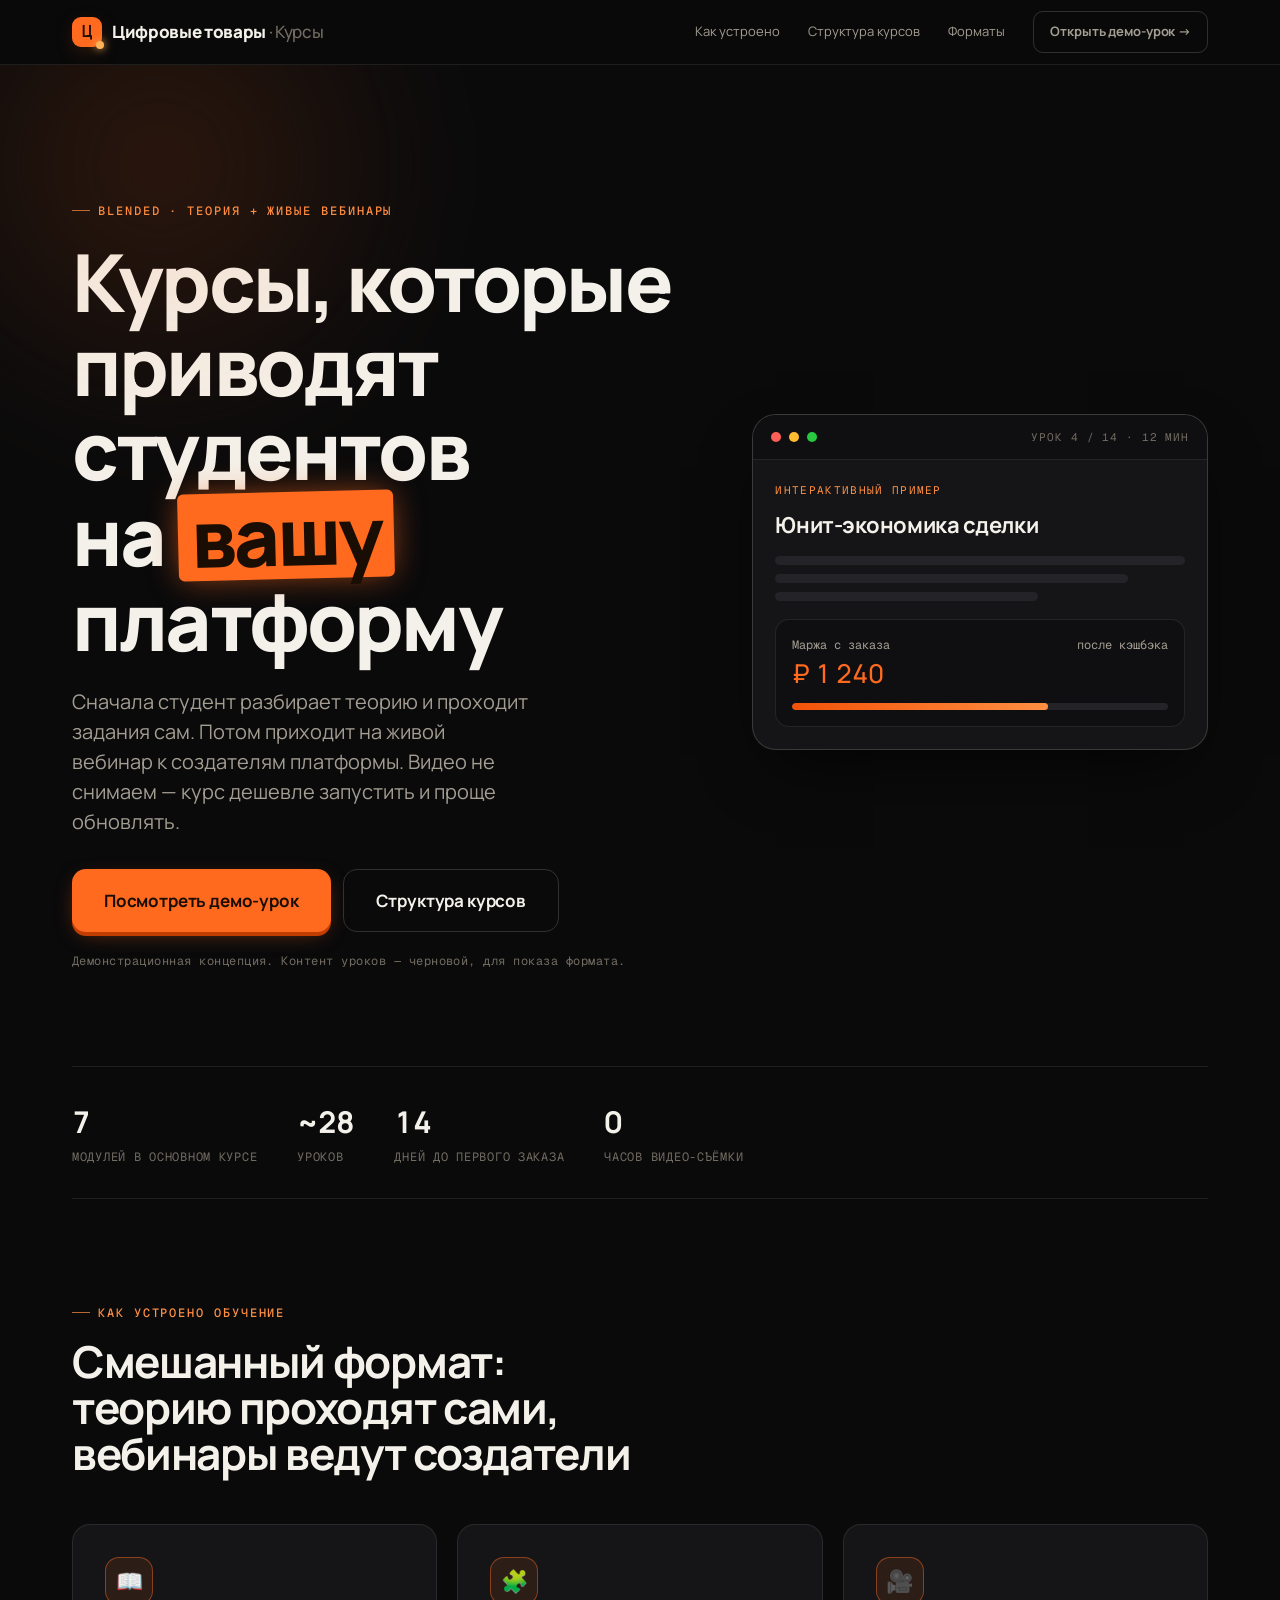
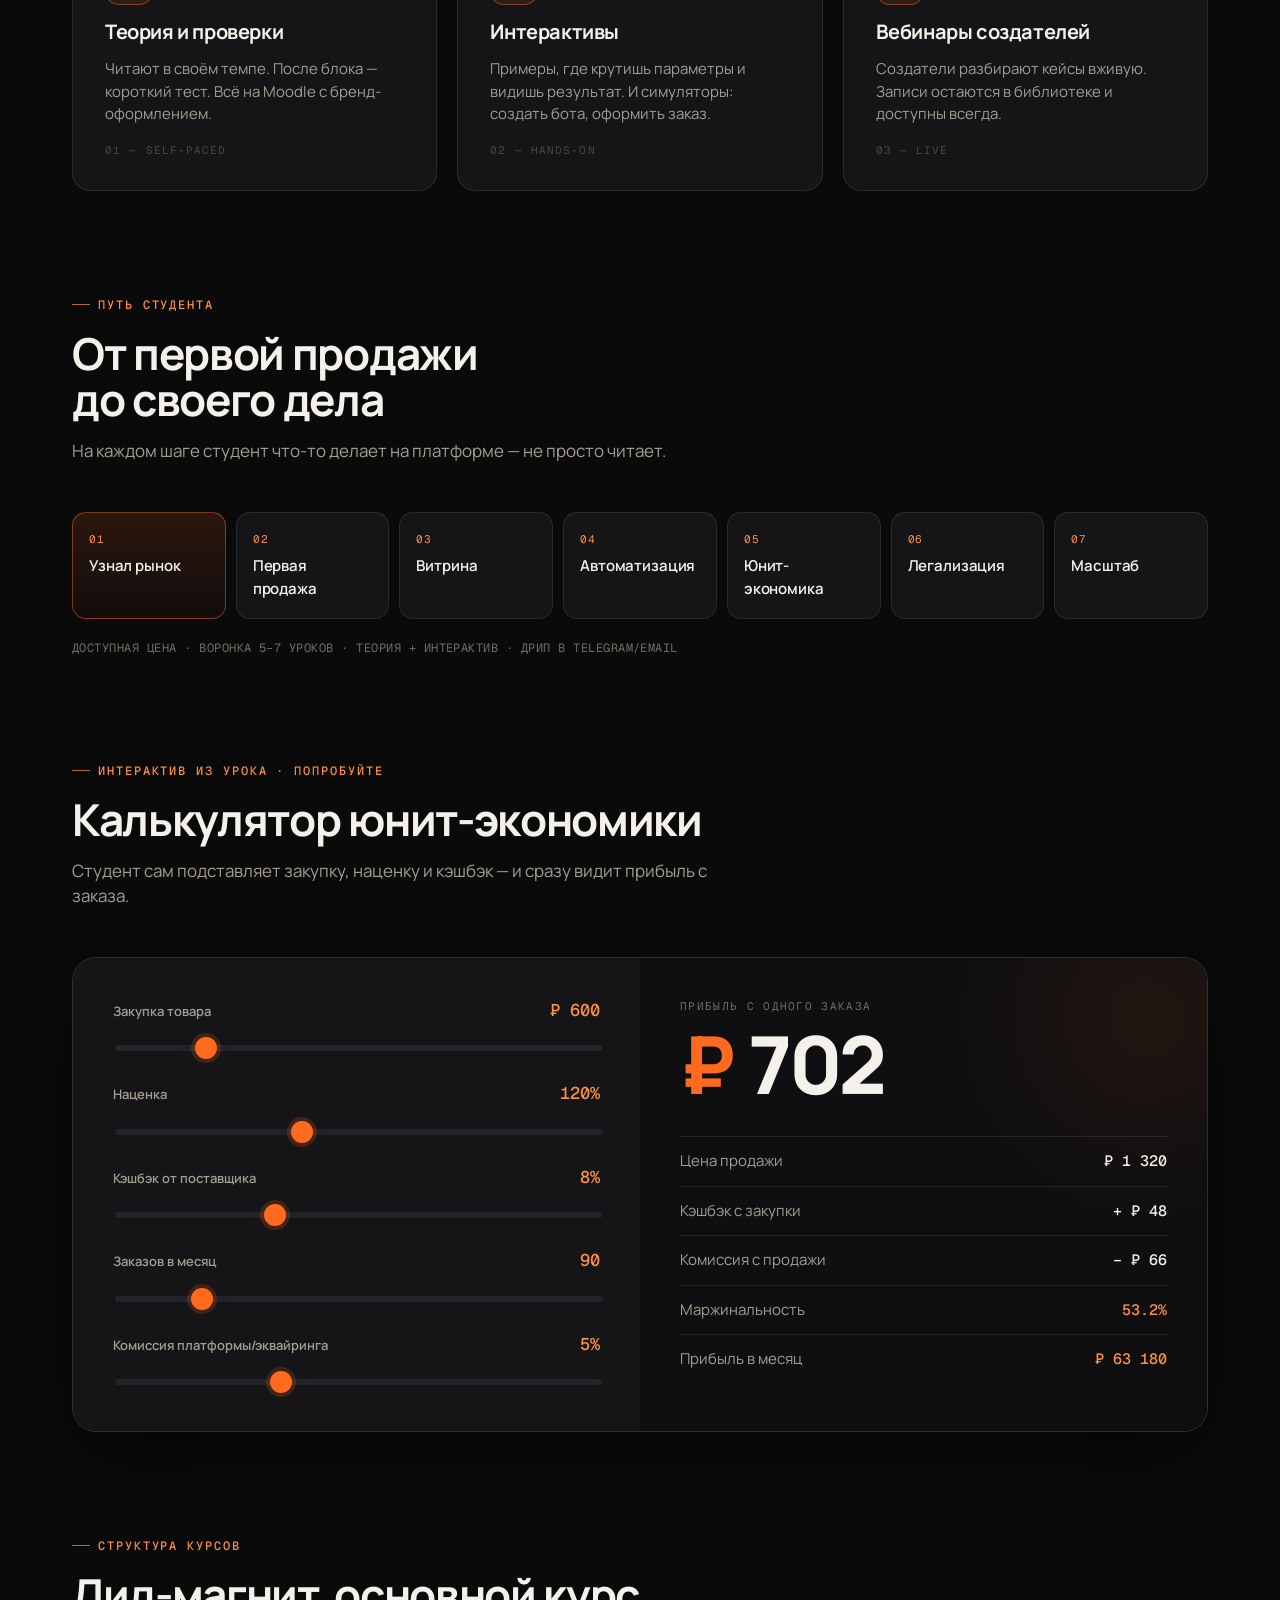
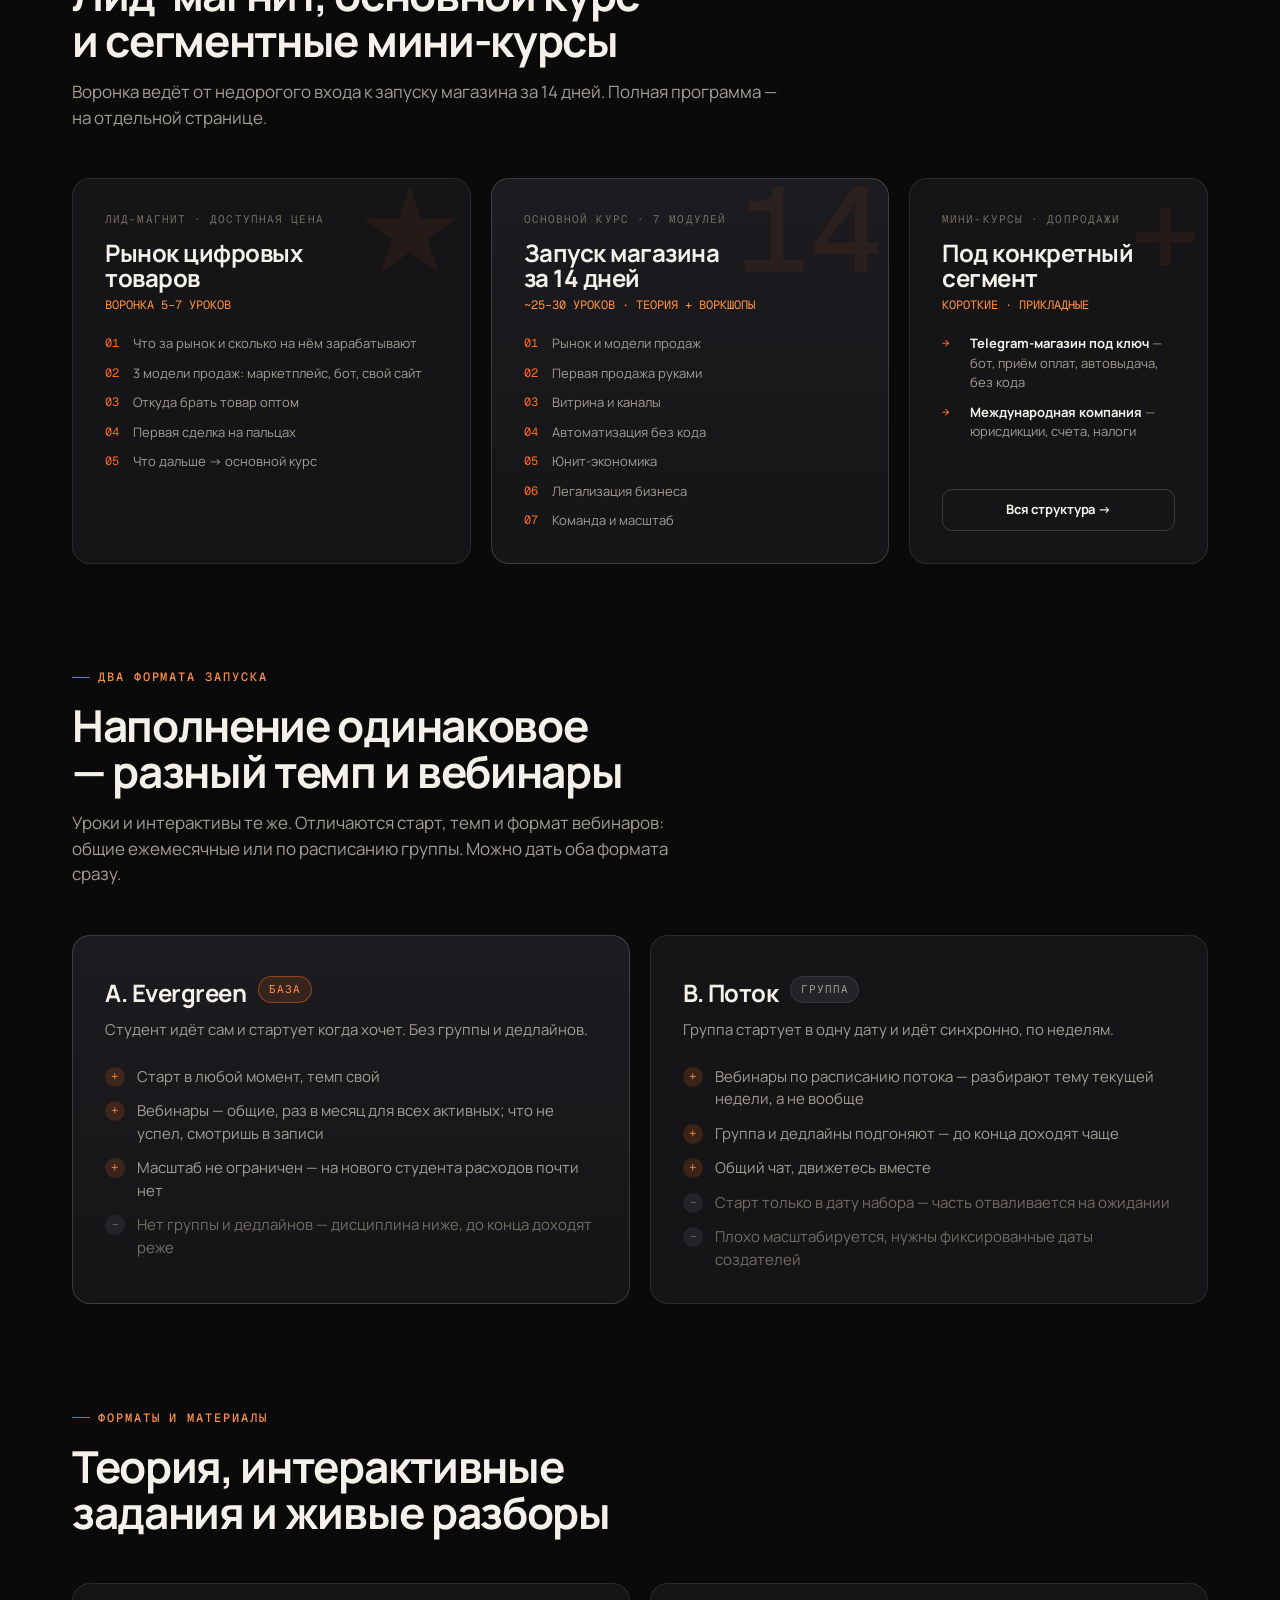
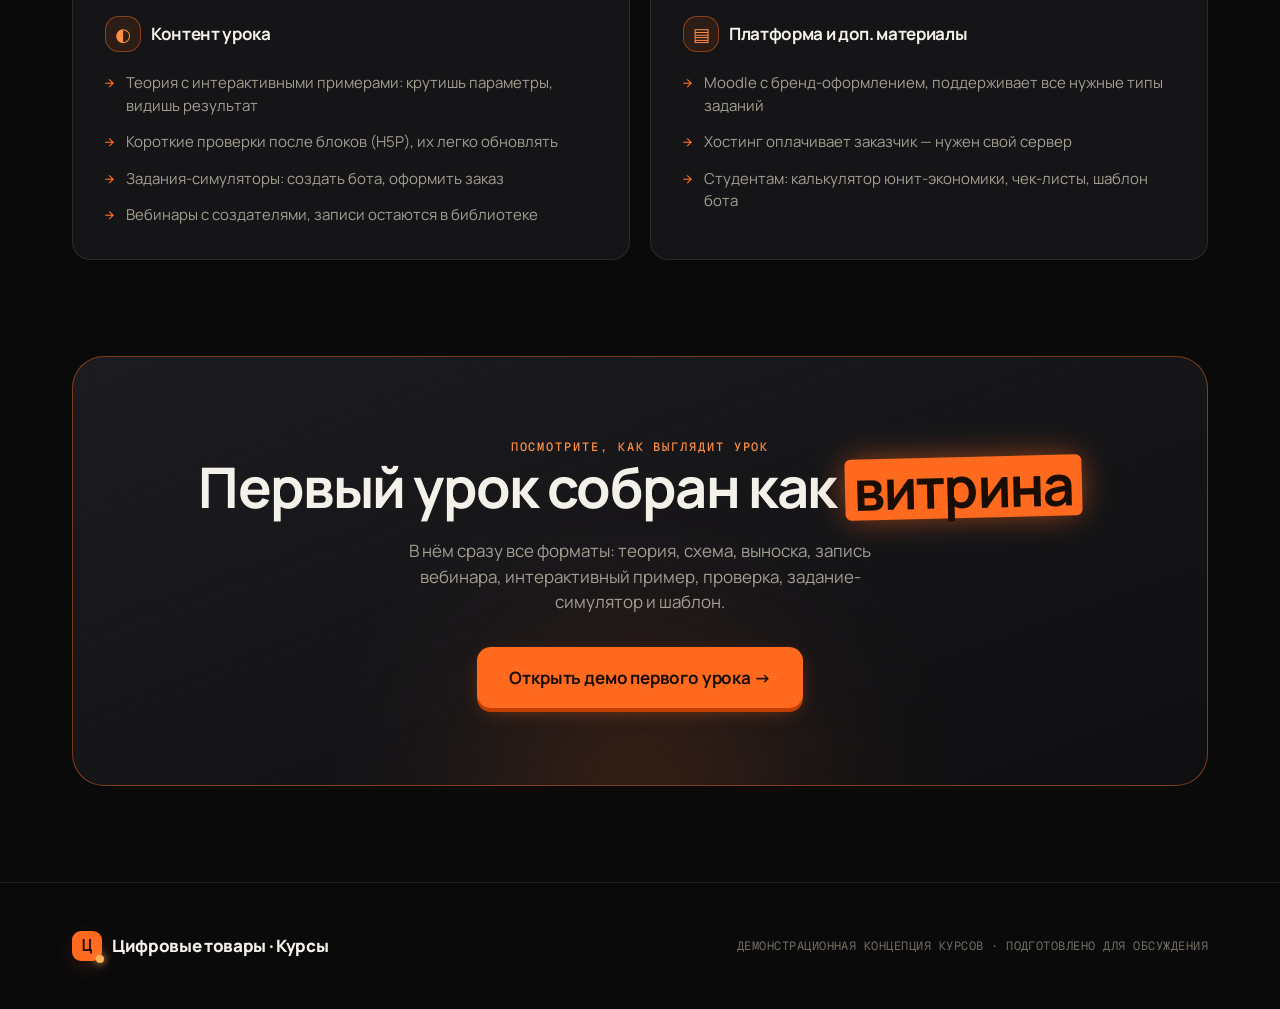
<file: index.html>
<!DOCTYPE html>
<html lang="ru">
<head>
<meta charset="UTF-8">
<meta name="viewport" content="width=device-width, initial-scale=1.0">
<title>Курсы по продаже цифровых товаров — концепция</title>
<link rel="preconnect" href="https://fonts.googleapis.com">
<link rel="preconnect" href="https://fonts.gstatic.com" crossorigin>
<link href="https://fonts.googleapis.com/css2?family=Manrope:wght@400;500;600;700;800&family=Geist+Mono:wght@400;500&display=swap" rel="stylesheet">
<link rel="icon" type="image/svg+xml" href="favicon.svg">
<link rel="stylesheet" href="theme.css">
<style>
/* ---------- page chrome ---------- */
.nav {
  position: sticky; top: 0; z-index: 50;
  backdrop-filter: blur(14px);
  background: rgba(10,10,11,0.72);
  border-bottom: 1px solid var(--line);
}
.nav-inner { display: flex; align-items: center; justify-content: space-between; height: 64px; }
.logo { display: flex; align-items: center; gap: 10px; font-weight: 800; letter-spacing: -0.02em; font-size: 17px; }
.logo-mark {
  width: 30px; height: 30px; border-radius: 9px;
  background: var(--orange-500); color: var(--text-on-orange);
  display: grid; place-items: center; font-family: var(--font-mono); font-weight: 600; font-size: 17px;
  box-shadow: var(--glow-orange-sm); position: relative;
}
.logo-mark::after { content:""; position:absolute; right:-2px; bottom:-2px; width:8px; height:8px; border-radius:50%; background: var(--amber); box-shadow: 0 0 8px var(--amber); }
.nav-links { display: flex; align-items: center; gap: 28px; }
.nav-links a { font-size: var(--t-sm); color: var(--text-muted); transition: color var(--fast); }
.nav-links a:hover { color: var(--text); }
@media (max-width: 880px){ .nav-links .nav-hide { display: none; } }

/* ---------- hero ---------- */
.hero { padding: clamp(64px, 11vw, 128px) 0 var(--s-24); overflow: hidden; }
.hero-grid { display: grid; grid-template-columns: 1.15fr 0.85fr; gap: var(--s-16); align-items: center; }
@media (max-width: 980px){ .hero-grid { grid-template-columns: 1fr; gap: var(--s-12); } }
.hero h1 { margin: var(--s-5) 0 var(--s-6); }
.hero-sub { font-size: clamp(16px, 2vw, var(--t-lg)); color: var(--text-muted); max-width: 38ch; }
.hero-cta { display: flex; gap: var(--s-3); flex-wrap: wrap; margin-top: var(--s-8); }
.hero-note { margin-top: var(--s-5); font-family: var(--font-mono); font-size: var(--t-xs); color: var(--text-subtle); letter-spacing: 0.04em; }

/* hero visual — stacked lesson preview */
.hero-art { position: relative; }
.preview-card {
  background: var(--surface); border: 1px solid var(--line-strong); border-radius: var(--radius-xl);
  box-shadow: var(--shadow-lg); overflow: hidden;
}
.preview-top { display: flex; align-items: center; gap: 8px; padding: 14px 18px; border-bottom: 1px solid var(--line); background: var(--bg-2); }
.dot { width: 10px; height: 10px; border-radius: 50%; }
.preview-tab { margin-left: auto; font-family: var(--font-mono); font-size: 11px; color: var(--text-subtle); letter-spacing: 0.08em; }
.preview-body { padding: 22px; }
.pv-eyebrow { font-family: var(--font-mono); font-size: 11px; letter-spacing: 0.12em; color: var(--orange-400); text-transform: uppercase; }
.pv-h { font-size: 22px; font-weight: 700; letter-spacing: -0.02em; margin: 10px 0 14px; }
.pv-line { height: 9px; border-radius: 6px; background: var(--surface-3); margin-bottom: 9px; }
.pv-mini {
  margin-top: 18px; padding: 16px; border-radius: var(--radius-md);
  background: var(--bg-2); border: 1px solid var(--line);
}
.pv-mini-row { display: flex; align-items: baseline; justify-content: space-between; font-family: var(--font-mono); font-size: 12px; color: var(--text-muted); }
.pv-num { font-size: 26px; color: var(--orange-500); font-weight: 500; }
.pv-bar { height: 7px; background: var(--surface-3); border-radius: 6px; margin-top: 10px; overflow: hidden; }
.pv-bar > i { display: block; height: 100%; width: 68%; background: linear-gradient(90deg, var(--orange-600), var(--orange-400)); border-radius: 6px; }
.float-badge {
  position: absolute; left: -22px; bottom: 36px;
  background: var(--surface-2); border: 1px solid var(--line-orange); border-radius: var(--radius-pill);
  padding: 9px 16px; font-family: var(--font-mono); font-size: 12px; color: var(--text);
  box-shadow: var(--shadow-md); display: flex; align-items: center; gap: 8px;
}
.float-badge .pip { width: 8px; height: 8px; border-radius: 50%; background: var(--orange-500); box-shadow: 0 0 10px var(--orange-500); }
@media (max-width: 980px){ .float-badge { left: 10px; } }

/* ---------- logos / stat strip ---------- */
.statstrip { display: flex; flex-wrap: wrap; gap: 12px 40px; padding: var(--s-8) 0; border-top: 1px solid var(--line); border-bottom: 1px solid var(--line); }
.stat { display: flex; flex-direction: column; gap: 4px; }
.stat b { font-size: 30px; font-weight: 700; letter-spacing: -0.02em; }
.stat span { font-family: var(--font-mono); font-size: 12px; color: var(--text-subtle); letter-spacing: 0.06em; text-transform: uppercase; }

/* ---------- section heading ---------- */
.sec-head { max-width: 640px; margin-bottom: var(--s-12); }
.sec-head h2 { margin: var(--s-4) 0 var(--s-4); }
.sec-head p { color: var(--text-muted); font-size: var(--t-md); }

/* ---------- how it works ---------- */
.cards-3 { display: grid; grid-template-columns: repeat(3, 1fr); gap: var(--s-5); }
@media (max-width: 880px){ .cards-3 { grid-template-columns: 1fr; } }
.feat { padding: var(--s-8); display: flex; flex-direction: column; gap: var(--s-4); min-height: 240px; }
.feat h3 { font-size: var(--t-lg); }
.feat p { color: var(--text-muted); font-size: var(--t-base); }
.feat .num { margin-top: auto; font-family: var(--font-mono); font-size: 11px; color: var(--text-faint); letter-spacing: 0.1em; }

/* ---------- journey path ---------- */
.path { display: flex; flex-wrap: wrap; gap: 10px; align-items: stretch; }
.step {
  position: relative; flex: 1 1 140px;
  background: var(--surface); border: 1px solid var(--line); border-radius: var(--radius-md);
  padding: 18px 16px; transition: border-color var(--base), transform var(--base);
}
.step:hover { border-color: var(--line-orange); transform: translateY(-2px); }
.step .si { font-family: var(--font-mono); font-size: 11px; color: var(--orange-400); letter-spacing: 0.08em; }
.step .st { margin-top: 8px; font-weight: 600; font-size: var(--t-base); letter-spacing: -0.01em; }
.step.is-now { background: linear-gradient(180deg, rgba(255,106,31,0.14), rgba(255,106,31,0.03)); border-color: var(--line-orange); }
.path-note { margin-top: var(--s-5); font-family: var(--font-mono); font-size: var(--t-xs); color: var(--text-subtle); letter-spacing: 0.04em; }

/* ---------- calculator ---------- */
.calc { display: grid; grid-template-columns: 1fr 1fr; gap: 0; border: 1px solid var(--line-strong); border-radius: var(--radius-xl); overflow: hidden; box-shadow: var(--shadow-lg); }
@media (max-width: 880px){ .calc { grid-template-columns: 1fr; } }
.calc-controls { padding: var(--s-10); background: var(--surface); }
.calc-out { padding: var(--s-10); background: var(--bg-2); position: relative; overflow: hidden; }
.calc-out .glow-blob { width: 280px; height: 280px; top: -80px; right: -80px; opacity: 0.6; }
.field { margin-bottom: var(--s-6); }
.field:last-child { margin-bottom: 0; }
.field-top { display: flex; justify-content: space-between; align-items: baseline; margin-bottom: 10px; }
.field-top label { font-size: var(--t-sm); color: var(--text-muted); font-weight: 600; }
.field-val { font-family: var(--font-mono); font-size: var(--t-md); color: var(--orange-400); font-weight: 500; }
input[type=range]{ -webkit-appearance: none; appearance: none; width: 100%; height: 6px; border-radius: 999px; background: var(--surface-3); outline: none; }
input[type=range]::-webkit-slider-thumb{ -webkit-appearance: none; width: 22px; height: 22px; border-radius: 50%; background: var(--orange-500); cursor: pointer; box-shadow: 0 0 0 4px rgba(255,106,31,0.18), var(--glow-orange-sm); transition: transform var(--fast); }
input[type=range]::-webkit-slider-thumb:hover{ transform: scale(1.12); }
input[type=range]::-moz-range-thumb{ width: 22px; height: 22px; border: none; border-radius: 50%; background: var(--orange-500); cursor: pointer; box-shadow: 0 0 0 4px rgba(255,106,31,0.18); }
.calc-out-label { font-family: var(--font-mono); font-size: 11px; letter-spacing: 0.12em; text-transform: uppercase; color: var(--text-subtle); }
.calc-big { font-size: clamp(48px, 7vw, 80px); font-weight: 800; letter-spacing: -0.04em; line-height: 1; margin: 10px 0 4px; color: var(--text); }
.calc-big .cur { color: var(--orange-500); }
.calc-rows { margin-top: var(--s-8); display: flex; flex-direction: column; gap: 0; }
.calc-row { display: flex; justify-content: space-between; align-items: center; padding: 13px 0; border-top: 1px solid var(--line); font-size: var(--t-base); }
.calc-row span { color: var(--text-muted); }
.calc-row b { font-family: var(--font-mono); font-weight: 500; font-variant-numeric: tabular-nums; }
.calc-row.accent b { color: var(--orange-400); }

/* ---------- programs ---------- */
.prog-grid { display: grid; grid-template-columns: 1.2fr 1.2fr 0.9fr; gap: var(--s-5); }
@media (max-width: 980px){ .prog-grid { grid-template-columns: 1fr; } }
.prog {
  position: relative; overflow: hidden; padding: var(--s-8);
  display: flex; flex-direction: column; min-height: 320px;
}
.prog .glyph { position: absolute; top: -10px; right: 6px; font-family: var(--font-mono); font-size: 120px; line-height: 1; color: rgba(255,106,31,0.07); font-weight: 500; pointer-events: none; }
.prog-kicker { font-family: var(--font-mono); font-size: 11px; letter-spacing: 0.1em; text-transform: uppercase; color: var(--text-subtle); }
.prog h3 { margin: 12px 0 6px; font-size: var(--t-xl); max-width: 16ch; }
.prog-meta { font-family: var(--font-mono); font-size: 12px; color: var(--orange-400); margin-bottom: var(--s-5); }
.prog ol, .prog ul { margin: 0; padding: 0; list-style: none; display: flex; flex-direction: column; gap: 10px; }
.prog li { display: flex; gap: 10px; font-size: var(--t-sm); color: var(--text-muted); }
.prog li .n { font-family: var(--font-mono); color: var(--orange-500); font-size: 12px; flex-shrink: 0; width: 18px; }
.prog-foot { margin-top: auto; padding-top: var(--s-6); }
.prog.feature { background: linear-gradient(180deg, var(--surface-2), var(--surface)); border-color: var(--line-strong); }

/* ---------- two formats ---------- */
.formats { display: grid; grid-template-columns: 1fr 1fr; gap: var(--s-5); }
@media (max-width: 880px){ .formats { grid-template-columns: 1fr; } }
.fmt { padding: var(--s-8); }
.fmt-head { display: flex; align-items: center; gap: 12px; margin-bottom: var(--s-2); }
.fmt-head h3 { font-size: var(--t-xl); }
.fmt-tag { font-family: var(--font-mono); font-size: 11px; letter-spacing: 0.08em; text-transform: uppercase; padding: 4px 10px; border-radius: 999px; }
.fmt-tag.base { background: rgba(255,106,31,0.12); color: var(--orange-400); border: 1px solid var(--line-orange); }
.fmt-tag.flow { background: var(--surface-3); color: var(--text-muted); border: 1px solid var(--line); }
.fmt-desc { color: var(--text-muted); font-size: var(--t-base); margin-bottom: var(--s-6); }
.fmt ul { margin: 0; padding: 0; list-style: none; display: flex; flex-direction: column; gap: 12px; }
.fmt li { display: flex; gap: 12px; font-size: var(--t-base); align-items: flex-start; }
.fmt li .m { flex-shrink: 0; width: 20px; height: 20px; border-radius: 50%; display: grid; place-items: center; font-size: 13px; margin-top: 1px; }
.fmt li.pro .m { background: rgba(255,106,31,0.16); color: var(--orange-400); }
.fmt li.con .m { background: var(--surface-3); color: var(--text-subtle); }
.fmt li.con span { color: var(--text-subtle); }

/* ---------- materials ---------- */
.mat-grid { display: grid; grid-template-columns: 1fr 1fr; gap: var(--s-5); }
@media (max-width: 880px){ .mat-grid { grid-template-columns: 1fr; } }
.mat { padding: var(--s-8); }
.mat h4 { font-size: var(--t-md); font-weight: 700; margin-bottom: var(--s-5); display: flex; align-items: center; gap: 10px; }
.mat ul { margin: 0; padding: 0; list-style: none; display: flex; flex-direction: column; gap: 14px; }
.mat li { display: flex; gap: 12px; font-size: var(--t-base); color: var(--text-muted); align-items: flex-start; }
.mat li .tick { color: var(--orange-500); flex-shrink: 0; font-family: var(--font-mono); }

/* ---------- final CTA ---------- */
.final { position: relative; overflow: hidden; border-radius: var(--radius-2xl); border: 1px solid var(--line-orange); background: linear-gradient(160deg, var(--surface-2), var(--bg-2)); padding: clamp(40px, 6vw, 80px); text-align: center; }
.final .glow-blob { width: 460px; height: 460px; bottom: -240px; left: 50%; transform: translateX(-50%); opacity: 0.7; }
.final h2 { font-size: clamp(30px, 4.4vw, 56px); position: relative; }
.final p { color: var(--text-muted); font-size: var(--t-md); max-width: 50ch; margin: var(--s-5) auto var(--s-8); position: relative; }
.final .hero-cta { justify-content: center; position: relative; }

/* ---------- footer ---------- */
footer { border-top: 1px solid var(--line); padding: var(--s-12) 0; }
.foot-inner { display: flex; justify-content: space-between; align-items: center; gap: 20px; flex-wrap: wrap; }
.foot-inner p { font-family: var(--font-mono); font-size: var(--t-xs); color: var(--text-subtle); letter-spacing: 0.04em; }
</style>
</head>
<body>

<nav class="nav">
  <div class="wrap nav-inner">
    <a class="logo" href="index.html">
      <span class="logo-mark">Ц</span>
      <span>Цифровые товары<span class="subtle" style="font-weight:500;"> · Курсы</span></span>
    </a>
    <div class="nav-links">
      <a class="nav-hide" href="#how">Как устроено</a>
      <a class="nav-hide" href="structure.html">Структура курсов</a>
      <a class="nav-hide" href="#formats">Форматы</a>
      <a class="btn btn-ghost btn-sm" href="course.html">Открыть демо-урок →</a>
    </div>
  </div>
</nav>

<!-- ================= HERO ================= -->
<section class="hero">
  <div class="glow-blob" style="width:560px;height:560px;top:-180px;left:-120px;opacity:0.55;"></div>
  <div class="wrap hero-grid">
    <div class="reveal in">
      <span class="eyebrow">Blended · теория + живые вебинары</span>
      <h1>Курсы, которые приводят студентов на <span class="mark mark--ink">вашу</span> платформу</h1>
      <p class="hero-sub">Сначала студент разбирает теорию и проходит задания сам. Потом приходит на живой вебинар к создателям платформы. Видео не снимаем — курс дешевле запустить и проще обновлять.</p>
      <div class="hero-cta">
        <a class="btn btn-primary btn-lg" href="course.html">Посмотреть демо-урок</a>
        <a class="btn btn-ghost btn-lg" href="structure.html">Структура курсов</a>
      </div>
      <p class="hero-note">Демонстрационная концепция. Контент уроков — черновой, для показа формата.</p>
    </div>

    <div class="hero-art reveal in">
      <div class="preview-card">
        <div class="preview-top">
          <span class="dot" style="background:#ff5f57"></span>
          <span class="dot" style="background:#febc2e"></span>
          <span class="dot" style="background:#28c840"></span>
          <span class="preview-tab">УРОК 4 / 14 · 12 МИН</span>
        </div>
        <div class="preview-body">
          <div class="pv-eyebrow">Интерактивный пример</div>
          <div class="pv-h">Юнит-экономика сделки</div>
          <div class="pv-line" style="width:100%"></div>
          <div class="pv-line" style="width:86%"></div>
          <div class="pv-line" style="width:64%"></div>
          <div class="pv-mini">
            <div class="pv-mini-row"><span>Маржа с заказа</span><span>после кэшбэка</span></div>
            <div class="pv-num tnum">₽ 1 240</div>
            <div class="pv-bar"><i></i></div>
          </div>
        </div>
      </div>
    </div>
  </div>
</section>

<!-- ================= STAT STRIP ================= -->
<div class="wrap">
  <div class="statstrip reveal">
    <div class="stat"><b class="tnum">7</b><span>модулей в основном курсе</span></div>
    <div class="stat"><b class="tnum">~28</b><span>уроков</span></div>
    <div class="stat"><b class="tnum">14</b><span>дней до первого заказа</span></div>
    <div class="stat"><b class="tnum">0</b><span>часов видео-съёмки</span></div>
  </div>
</div>

<!-- ================= HOW IT WORKS ================= -->
<section id="how" class="section-pad">
  <div class="wrap">
    <div class="sec-head reveal">
      <span class="eyebrow">Как устроено обучение</span>
      <h2>Смешанный формат: теорию проходят сами, вебинары ведут создатели</h2>
    </div>
    <div class="cards-3">
      <div class="card card-hover feat reveal">
        <div class="tile">📖</div>
        <h3>Теория и проверки</h3>
        <p>Читают в своём темпе. После блока — короткий тест. Всё на Moodle с бренд-оформлением.</p>
        <div class="num">01 — SELF-PACED</div>
      </div>
      <div class="card card-hover feat reveal">
        <div class="tile">🧩</div>
        <h3>Интерактивы</h3>
        <p>Примеры, где крутишь параметры и видишь результат. И симуляторы: создать бота, оформить заказ.</p>
        <div class="num">02 — HANDS-ON</div>
      </div>
      <div class="card card-hover feat reveal">
        <div class="tile">🎥</div>
        <h3>Вебинары создателей</h3>
        <p>Создатели разбирают кейсы вживую. Записи остаются в библиотеке и доступны всегда.</p>
        <div class="num">03 — LIVE</div>
      </div>
    </div>
  </div>
</section>

<!-- ================= JOURNEY ================= -->
<section class="section-pad" style="padding-top:0;">
  <div class="wrap">
    <div class="sec-head reveal">
      <span class="eyebrow">Путь студента</span>
      <h2>От первой продажи до своего дела</h2>
      <p>На каждом шаге студент что-то делает на платформе — не просто читает.</p>
    </div>
    <div class="path reveal">
      <div class="step is-now"><div class="si">01</div><div class="st">Узнал рынок</div></div>
      <div class="step"><div class="si">02</div><div class="st">Первая продажа</div></div>
      <div class="step"><div class="si">03</div><div class="st">Витрина</div></div>
      <div class="step"><div class="si">04</div><div class="st">Автоматизация</div></div>
      <div class="step"><div class="si">05</div><div class="st">Юнит-экономика</div></div>
      <div class="step"><div class="si">06</div><div class="st">Легализация</div></div>
      <div class="step"><div class="si">07</div><div class="st">Масштаб</div></div>
    </div>
    <p class="path-note">ДОСТУПНАЯ ЦЕНА · ВОРОНКА 5–7 УРОКОВ · ТЕОРИЯ + ИНТЕРАКТИВ · ДРИП В TELEGRAM/EMAIL</p>
  </div>
</section>

<!-- ================= CALCULATOR ================= -->
<section class="section-pad" style="padding-top:0;">
  <div class="wrap">
    <div class="sec-head reveal">
      <span class="eyebrow">Интерактив из урока · попробуйте</span>
      <h2>Калькулятор юнит-экономики</h2>
      <p>Студент сам подставляет закупку, наценку и кэшбэк — и сразу видит прибыль с заказа.</p>
    </div>
    <div class="calc reveal">
      <div class="calc-controls">
        <div class="field">
          <div class="field-top"><label for="buy">Закупка товара</label><span class="field-val tnum" id="buyV">₽ 600</span></div>
          <input type="range" id="buy" min="100" max="3000" step="50" value="600">
        </div>
        <div class="field">
          <div class="field-top"><label for="markup">Наценка</label><span class="field-val tnum" id="markupV">120%</span></div>
          <input type="range" id="markup" min="10" max="300" step="5" value="120">
        </div>
        <div class="field">
          <div class="field-top"><label for="cashback">Кэшбэк от поставщика</label><span class="field-val tnum" id="cashbackV">8%</span></div>
          <input type="range" id="cashback" min="0" max="25" step="1" value="8">
        </div>
        <div class="field">
          <div class="field-top"><label for="orders">Заказов в месяц</label><span class="field-val tnum" id="ordersV">90</span></div>
          <input type="range" id="orders" min="10" max="500" step="10" value="90">
        </div>
        <div class="field">
          <div class="field-top"><label for="fee">Комиссия платформы/эквайринга</label><span class="field-val tnum" id="feeV">5%</span></div>
          <input type="range" id="fee" min="0" max="15" step="1" value="5">
        </div>
      </div>
      <div class="calc-out">
        <div class="glow-blob"></div>
        <div style="position:relative;">
          <div class="calc-out-label">Прибыль с одного заказа</div>
          <div class="calc-big"><span class="cur">₽</span> <span id="profit" class="tnum">0</span></div>
          <div class="calc-rows">
            <div class="calc-row"><span>Цена продажи</span><b class="tnum" id="price">—</b></div>
            <div class="calc-row"><span>Кэшбэк с закупки</span><b class="tnum" id="cb">—</b></div>
            <div class="calc-row"><span>Комиссия с продажи</span><b class="tnum" id="feeAbs">—</b></div>
            <div class="calc-row accent"><span>Маржинальность</span><b class="tnum" id="margin">—</b></div>
            <div class="calc-row accent"><span>Прибыль в месяц</span><b class="tnum" id="monthly">—</b></div>
          </div>
        </div>
      </div>
    </div>
  </div>
</section>

<!-- ================= PROGRAMS ================= -->
<section id="programs" class="section-pad" style="padding-top:0;">
  <div class="wrap">
    <div class="sec-head reveal" style="max-width:720px;">
      <span class="eyebrow">Структура курсов</span>
      <h2>Лид-магнит, основной курс и сегментные мини-курсы</h2>
      <p>Воронка ведёт от недорогого входа к запуску магазина за 14 дней. Полная программа — на отдельной странице.</p>
    </div>
    <div class="prog-grid">
      <div class="card prog reveal">
        <span class="glyph">★</span>
        <span class="prog-kicker">Лид-магнит · доступная цена</span>
        <h3>Рынок цифровых товаров</h3>
        <div class="prog-meta">ВОРОНКА 5–7 УРОКОВ</div>
        <ol>
          <li><span class="n">01</span> Что за рынок и сколько на нём зарабатывают</li>
          <li><span class="n">02</span> 3 модели продаж: маркетплейс, бот, свой сайт</li>
          <li><span class="n">03</span> Откуда брать товар оптом</li>
          <li><span class="n">04</span> Первая сделка на пальцах</li>
          <li><span class="n">05</span> Что дальше → основной курс</li>
        </ol>
      </div>

      <div class="card prog feature reveal">
        <span class="glyph">14</span>
        <span class="prog-kicker">Основной курс · 7 модулей</span>
        <h3>Запуск магазина за 14 дней</h3>
        <div class="prog-meta">~25–30 УРОКОВ · ТЕОРИЯ + ВОРКШОПЫ</div>
        <ol>
          <li><span class="n">01</span> Рынок и модели продаж</li>
          <li><span class="n">02</span> Первая продажа руками</li>
          <li><span class="n">03</span> Витрина и каналы</li>
          <li><span class="n">04</span> Автоматизация без кода</li>
          <li><span class="n">05</span> Юнит-экономика</li>
          <li><span class="n">06</span> Легализация бизнеса</li>
          <li><span class="n">07</span> Команда и масштаб</li>
        </ol>
      </div>

      <div class="card prog reveal">
        <span class="glyph">+</span>
        <span class="prog-kicker">Мини-курсы · допродажи</span>
        <h3>Под конкретный сегмент</h3>
        <div class="prog-meta">КОРОТКИЕ · ПРИКЛАДНЫЕ</div>
        <ul>
          <li><span class="n">→</span> <span><b style="color:var(--text)">Telegram-магазин под ключ</b> — бот, приём оплат, автовыдача, без кода</span></li>
          <li><span class="n">→</span> <span><b style="color:var(--text)">Международная компания</b> — юрисдикции, счета, налоги</span></li>
        </ul>
        <div class="prog-foot">
          <a class="btn btn-ghost btn-sm btn-block" href="structure.html">Вся структура →</a>
        </div>
      </div>
    </div>
  </div>
</section>

<!-- ================= TWO FORMATS ================= -->
<section id="formats" class="section-pad" style="padding-top:0;">
  <div class="wrap">
    <div class="sec-head reveal">
      <span class="eyebrow">Два формата запуска</span>
      <h2>Наполнение одинаковое — разный темп и вебинары</h2>
      <p>Уроки и интерактивы те же. Отличаются старт, темп и формат вебинаров: общие ежемесячные или по расписанию группы. Можно дать оба формата сразу.</p>
    </div>
    <div class="formats">
      <div class="card prog feature reveal fmt">
        <div class="fmt-head"><h3>A. Evergreen</h3><span class="fmt-tag base">База</span></div>
        <p class="fmt-desc">Студент идёт сам и стартует когда хочет. Без группы и дедлайнов.</p>
        <ul>
          <li class="pro"><span class="m">+</span><span>Старт в любой момент, темп свой</span></li>
          <li class="pro"><span class="m">+</span><span>Вебинары — общие, раз в месяц для всех активных; что не успел, смотришь в записи</span></li>
          <li class="pro"><span class="m">+</span><span>Масштаб не ограничен — на нового студента расходов почти нет</span></li>
          <li class="con"><span class="m">−</span><span>Нет группы и дедлайнов — дисциплина ниже, до конца доходят реже</span></li>
        </ul>
      </div>
      <div class="card prog reveal fmt">
        <div class="fmt-head"><h3>B. Поток</h3><span class="fmt-tag flow">Группа</span></div>
        <p class="fmt-desc">Группа стартует в одну дату и идёт синхронно, по неделям.</p>
        <ul>
          <li class="pro"><span class="m">+</span><span>Вебинары по расписанию потока — разбирают тему текущей недели, а не вообще</span></li>
          <li class="pro"><span class="m">+</span><span>Группа и дедлайны подгоняют — до конца доходят чаще</span></li>
          <li class="pro"><span class="m">+</span><span>Общий чат, движетесь вместе</span></li>
          <li class="con"><span class="m">−</span><span>Старт только в дату набора — часть отваливается на ожидании</span></li>
          <li class="con"><span class="m">−</span><span>Плохо масштабируется, нужны фиксированные даты создателей</span></li>
        </ul>
      </div>
    </div>
  </div>
</section>

<!-- ================= MATERIALS ================= -->
<section class="section-pad" style="padding-top:0;">
  <div class="wrap">
    <div class="sec-head reveal">
      <span class="eyebrow">Форматы и материалы</span>
      <h2>Теория, интерактивные задания и живые разборы</h2>
    </div>
    <div class="mat-grid">
      <div class="card mat reveal">
        <h4><span class="tile" style="width:36px;height:36px;font-size:18px;">◐</span> Контент урока</h4>
        <ul>
          <li><span class="tick">→</span> Теория с интерактивными примерами: крутишь параметры, видишь результат</li>
          <li><span class="tick">→</span> Короткие проверки после блоков (H5P), их легко обновлять</li>
          <li><span class="tick">→</span> Задания-симуляторы: создать бота, оформить заказ</li>
          <li><span class="tick">→</span> Вебинары с создателями, записи остаются в библиотеке</li>
        </ul>
      </div>
      <div class="card mat reveal">
        <h4><span class="tile" style="width:36px;height:36px;font-size:18px;">▤</span> Платформа и доп. материалы</h4>
        <ul>
          <li><span class="tick">→</span> Moodle с бренд-оформлением, поддерживает все нужные типы заданий</li>
          <li><span class="tick">→</span> Хостинг оплачивает заказчик — нужен свой сервер</li>
          <li><span class="tick">→</span> Студентам: калькулятор юнит-экономики, чек-листы, шаблон бота</li>
        </ul>
      </div>
    </div>
  </div>
</section>

<!-- ================= FINAL CTA ================= -->
<section class="section-pad" style="padding-top:0;">
  <div class="wrap">
    <div class="final reveal">
      <div class="glow-blob"></div>
      <span class="eyebrow eyebrow--nodash" style="justify-content:center;">Посмотрите, как выглядит урок</span>
      <h2>Первый урок собран как <span class="mark mark--ink">витрина</span></h2>
      <p>В нём сразу все форматы: теория, схема, выноска, запись вебинара, интерактивный пример, проверка, задание-симулятор и шаблон.</p>
      <div class="hero-cta">
        <a class="btn btn-primary btn-lg" href="course.html">Открыть демо первого урока →</a>
      </div>
    </div>
  </div>
</section>

<footer>
  <div class="wrap foot-inner">
    <a class="logo" href="index.html"><span class="logo-mark">Ц</span><span>Цифровые товары · Курсы</span></a>
    <p>ДЕМОНСТРАЦИОННАЯ КОНЦЕПЦИЯ КУРСОВ · ПОДГОТОВЛЕНО ДЛЯ ОБСУЖДЕНИЯ</p>
  </div>
</footer>

<script>
// ---------- unit-economics calculator ----------
(function(){
  const ids = ['buy','markup','cashback','orders','fee'];
  const el = {};
  ids.forEach(i => el[i] = document.getElementById(i));
  const fmt = n => Math.round(n).toLocaleString('ru-RU');
  function calc(){
    const buy = +el.buy.value, markup = +el.markup.value, cashback = +el.cashback.value,
          orders = +el.orders.value, fee = +el.fee.value;
    const price = buy * (1 + markup/100);
    const cb = buy * cashback/100;
    const feeAbs = price * fee/100;
    const profit = price - buy + cb - feeAbs;
    const margin = price > 0 ? (profit/price*100) : 0;
    const monthly = profit * orders;
    // labels
    document.getElementById('buyV').textContent = '₽ ' + fmt(buy);
    document.getElementById('markupV').textContent = markup + '%';
    document.getElementById('cashbackV').textContent = cashback + '%';
    document.getElementById('ordersV').textContent = orders;
    document.getElementById('feeV').textContent = fee + '%';
    // outputs
    document.getElementById('profit').textContent = fmt(profit);
    document.getElementById('price').textContent = '₽ ' + fmt(price);
    document.getElementById('cb').textContent = '+ ₽ ' + fmt(cb);
    document.getElementById('feeAbs').textContent = '− ₽ ' + fmt(feeAbs);
    document.getElementById('margin').textContent = margin.toFixed(1) + '%';
    document.getElementById('monthly').textContent = '₽ ' + fmt(monthly);
  }
  ids.forEach(i => el[i].addEventListener('input', calc));
  calc();
})();

// ---------- reveal on scroll ----------
(function(){
  const io = new IntersectionObserver((entries)=>{
    entries.forEach(e => { if(e.isIntersecting){ e.target.classList.add('in'); io.unobserve(e.target); } });
  }, { threshold: 0.12, rootMargin: '0px 0px -8% 0px' });
  document.querySelectorAll('.reveal:not(.in)').forEach(n => io.observe(n));
})();
</script>
</body>
</html>
</file>
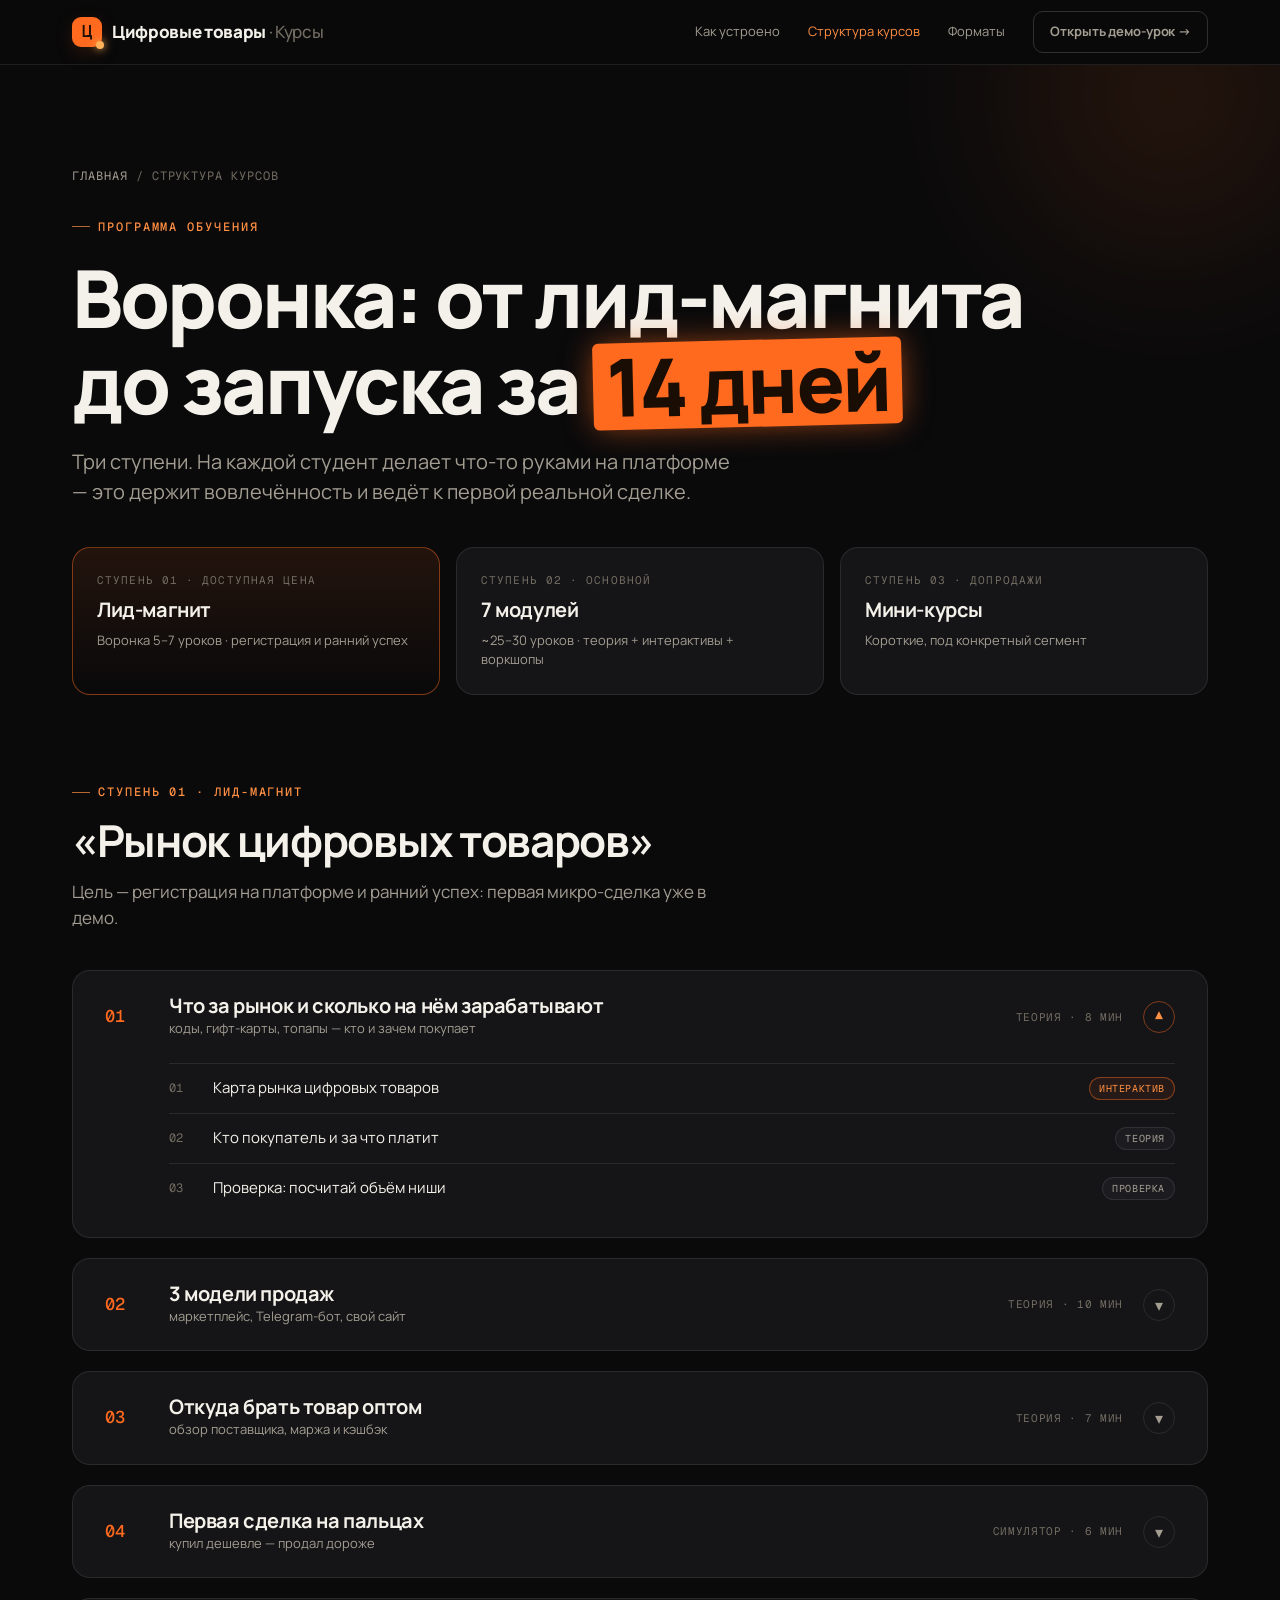
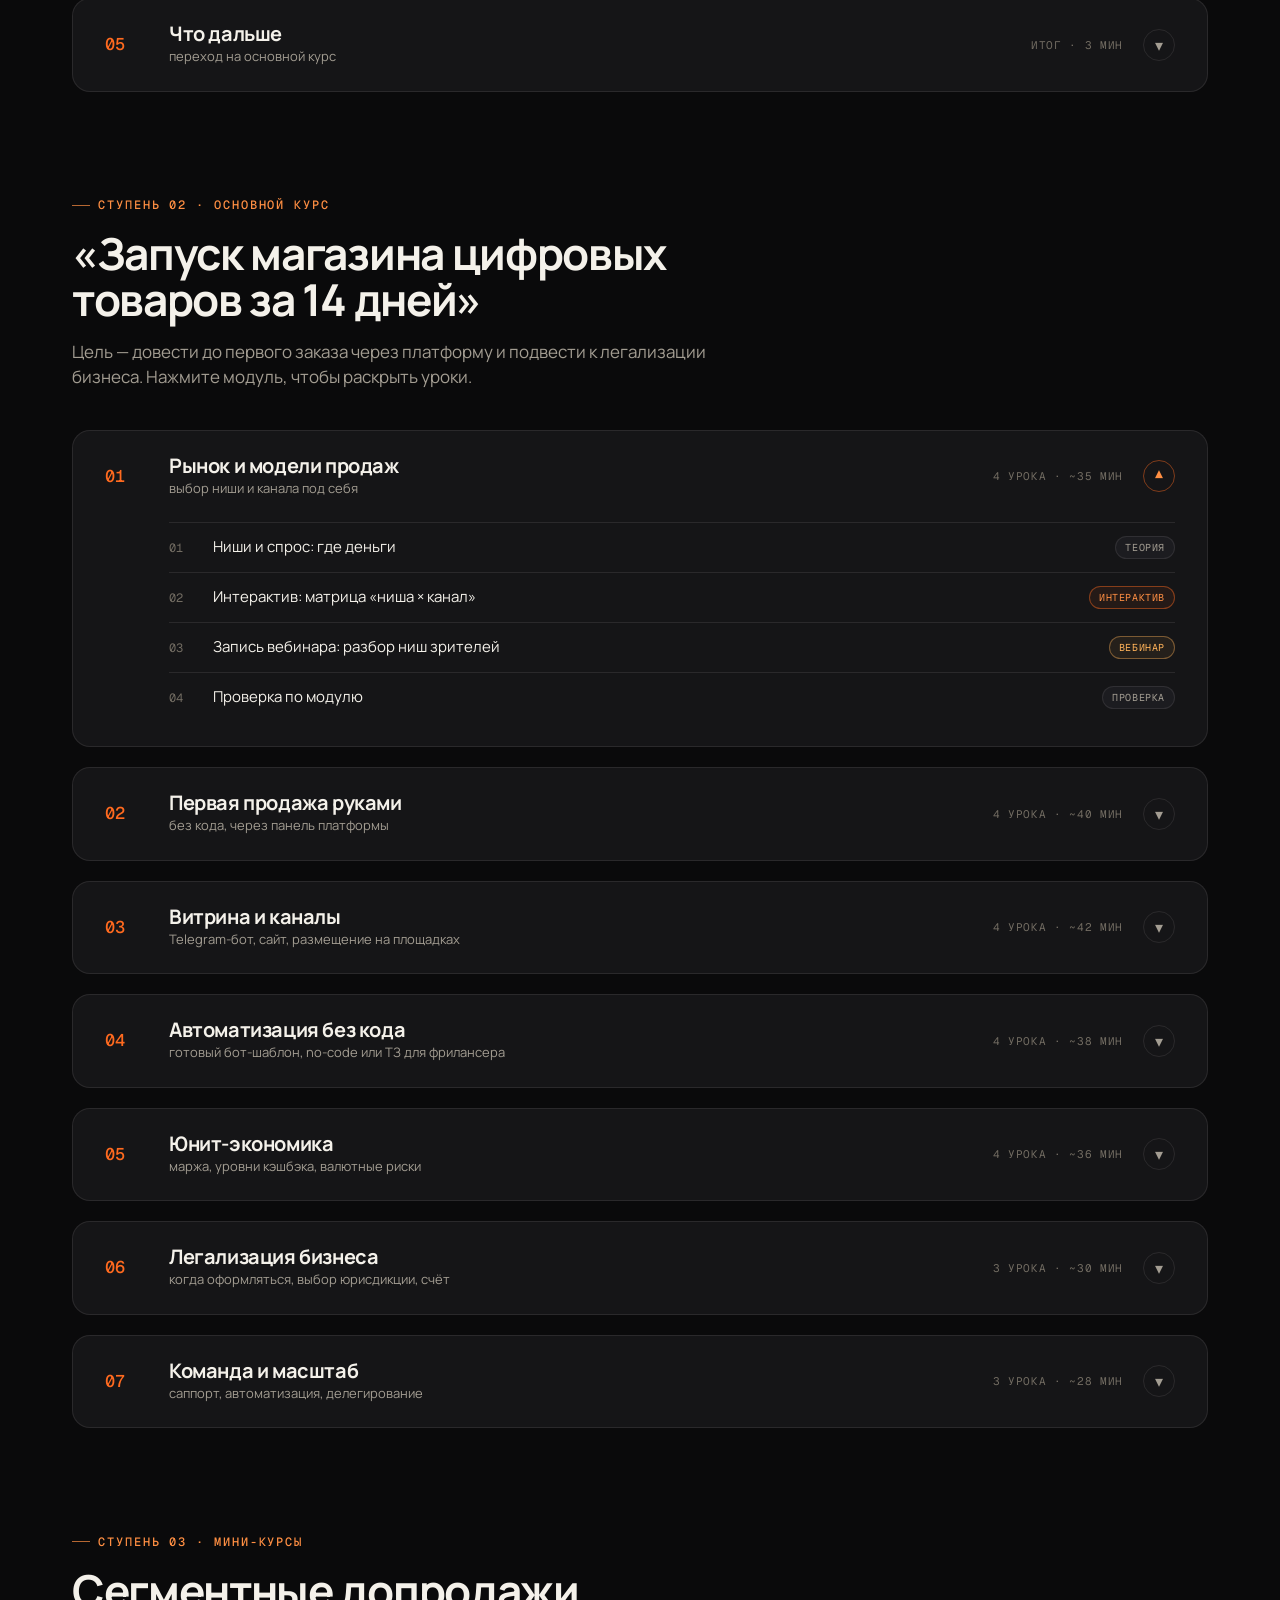
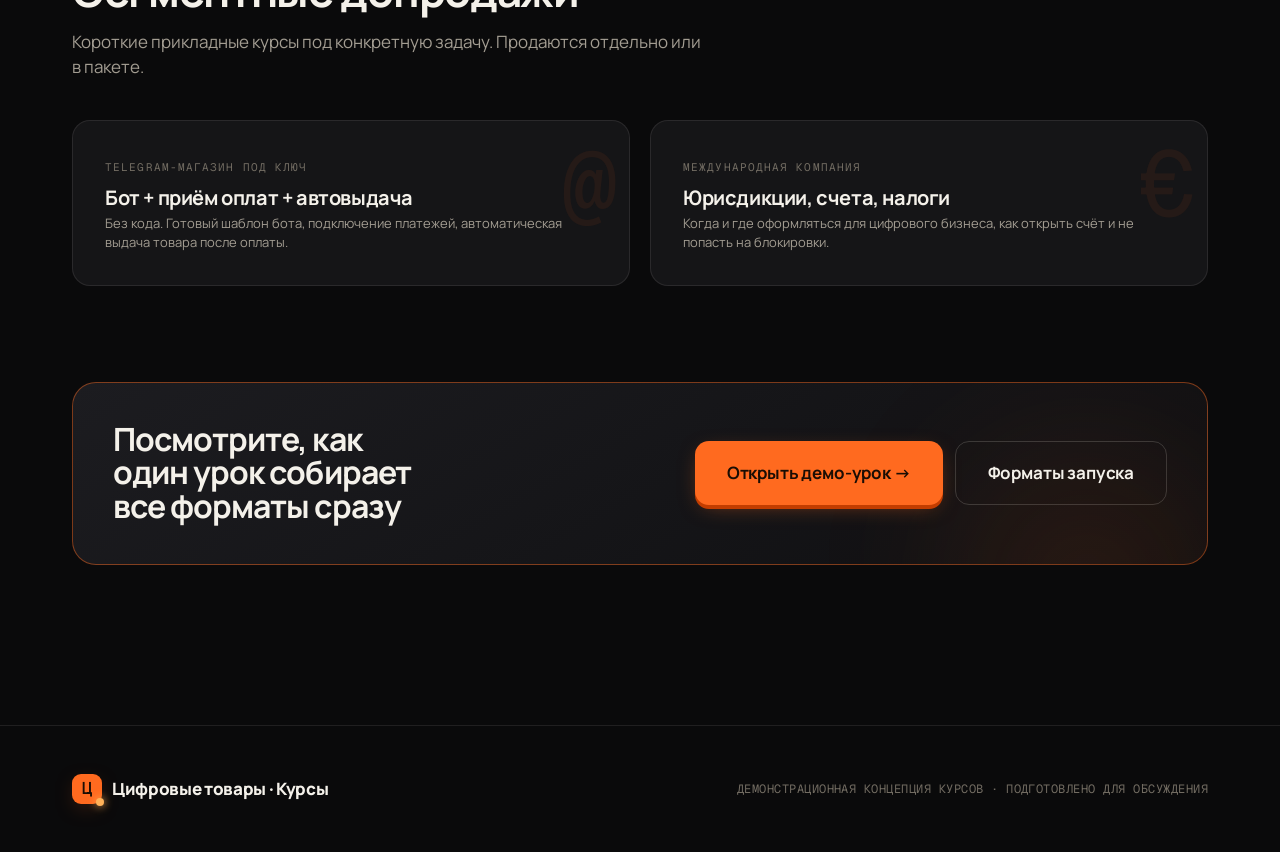
<file: structure.html>
<!DOCTYPE html>
<html lang="ru">
<head>
<meta charset="UTF-8">
<meta name="viewport" content="width=device-width, initial-scale=1.0">
<title>Структура курсов — Цифровые товары</title>
<link rel="preconnect" href="https://fonts.googleapis.com">
<link rel="preconnect" href="https://fonts.gstatic.com" crossorigin>
<link href="https://fonts.googleapis.com/css2?family=Manrope:wght@400;500;600;700;800&family=Geist+Mono:wght@400;500&display=swap" rel="stylesheet">
<link rel="icon" type="image/svg+xml" href="favicon.svg">
<link rel="stylesheet" href="theme.css">
<style>
.nav { position: sticky; top: 0; z-index: 50; backdrop-filter: blur(14px); background: rgba(10,10,11,0.72); border-bottom: 1px solid var(--line); }
.nav-inner { display: flex; align-items: center; justify-content: space-between; height: 64px; }
.logo { display: flex; align-items: center; gap: 10px; font-weight: 800; letter-spacing: -0.02em; font-size: 17px; }
.logo-mark { width: 30px; height: 30px; border-radius: 9px; background: var(--orange-500); color: var(--text-on-orange); display: grid; place-items: center; font-family: var(--font-mono); font-weight: 600; font-size: 17px; box-shadow: var(--glow-orange-sm); position: relative; }
.logo-mark::after { content:""; position:absolute; right:-2px; bottom:-2px; width:8px; height:8px; border-radius:50%; background: var(--amber); box-shadow: 0 0 8px var(--amber); }
.nav-links { display: flex; align-items: center; gap: 28px; }
.nav-links a { font-size: var(--t-sm); color: var(--text-muted); transition: color var(--fast); }
.nav-links a:hover { color: var(--text); }
.nav-links a.active { color: var(--orange-400); }
@media (max-width: 880px){ .nav-links .nav-hide { display: none; } }

/* page head */
.phead { padding: clamp(56px, 8vw, 104px) 0 var(--s-12); position: relative; overflow: hidden; }
.phead .glow-blob { width: 460px; height: 460px; top: -200px; right: -120px; opacity: 0.5; }
.crumb { font-family: var(--font-mono); font-size: var(--t-xs); letter-spacing: 0.08em; text-transform: uppercase; color: var(--text-subtle); margin-bottom: var(--s-6); }
.crumb a { color: var(--text-muted); } .crumb a:hover { color: var(--orange-400); }
.phead h1 { max-width: 18ch; margin-bottom: var(--s-5); }
.phead p { color: var(--text-muted); font-size: var(--t-lg); max-width: 56ch; }

/* funnel rail */
.funnel { display: grid; grid-template-columns: repeat(3, 1fr); gap: var(--s-4); margin-top: var(--s-10); }
@media (max-width: 880px){ .funnel { grid-template-columns: 1fr; } }
.fcard { padding: var(--s-6); display: flex; flex-direction: column; gap: 6px; position: relative; }
.fcard .fi { font-family: var(--font-mono); font-size: 11px; color: var(--text-subtle); letter-spacing: 0.1em; text-transform: uppercase; }
.fcard b { font-size: var(--t-lg); letter-spacing: -0.02em; }
.fcard span { color: var(--text-muted); font-size: var(--t-sm); }
.fcard.on { border-color: var(--line-orange); background: linear-gradient(180deg, rgba(255,106,31,0.10), transparent); }

/* module block */
.modwrap { display: flex; flex-direction: column; gap: var(--s-5); }
.module { padding: 0; overflow: hidden; }
.mod-head { display: flex; align-items: center; gap: var(--s-5); padding: var(--s-6) var(--s-8); cursor: pointer; user-select: none; transition: background var(--fast); }
.mod-head:hover { background: var(--surface-2); }
.mod-no { font-family: var(--font-mono); font-size: var(--t-md); color: var(--orange-500); font-weight: 500; width: 44px; flex-shrink: 0; }
.mod-title { flex: 1; }
.mod-title h3 { font-size: var(--t-lg); letter-spacing: -0.02em; }
.mod-title p { color: var(--text-muted); font-size: var(--t-sm); margin-top: 3px; }
.mod-meta { font-family: var(--font-mono); font-size: 11px; color: var(--text-subtle); letter-spacing: 0.06em; white-space: nowrap; }
.mod-chev { width: 32px; height: 32px; border-radius: 50%; border: 1px solid var(--line); display: grid; place-items: center; color: var(--text-muted); transition: transform var(--base) var(--ease), border-color var(--fast), color var(--fast); flex-shrink: 0; }
.module.open .mod-chev { transform: rotate(180deg); border-color: var(--line-orange); color: var(--orange-400); }
.mod-body { display: grid; grid-template-rows: 0fr; transition: grid-template-rows var(--slow) var(--ease); }
.module.open .mod-body { grid-template-rows: 1fr; }
.mod-body-inner { overflow: hidden; }
.lessons { list-style: none; margin: 0; padding: 0 var(--s-8) var(--s-6) calc(var(--s-8) + 44px + var(--s-5)); display: flex; flex-direction: column; }
.lesson { display: flex; align-items: center; gap: var(--s-4); padding: 13px 0; border-top: 1px solid var(--line); font-size: var(--t-base); }
.lesson .ln { font-family: var(--font-mono); font-size: 12px; color: var(--text-subtle); width: 28px; }
.lesson .lt { flex: 1; }
.lesson .ltag { font-family: var(--font-mono); font-size: 10px; letter-spacing: 0.06em; text-transform: uppercase; padding: 3px 9px; border-radius: 999px; background: var(--surface-2); color: var(--text-muted); border: 1px solid var(--line); }
.lesson .ltag.int { color: var(--orange-400); border-color: var(--line-orange); background: rgba(255,106,31,0.07); }
.lesson .ltag.web { color: var(--amber); border-color: rgba(255,178,89,0.4); background: rgba(255,178,89,0.07); }

/* mini courses */
.mini-grid { display: grid; grid-template-columns: 1fr 1fr; gap: var(--s-5); }
@media (max-width: 720px){ .mini-grid { grid-template-columns: 1fr; } }
.mini { padding: var(--s-8); position: relative; overflow: hidden; }
.mini .glyph { position: absolute; top: -6px; right: 12px; font-family: var(--font-mono); font-size: 92px; color: rgba(255,106,31,0.07); }
.mini .prog-kicker { font-family: var(--font-mono); font-size: 11px; letter-spacing: 0.1em; text-transform: uppercase; color: var(--text-subtle); }
.mini h3 { margin: 10px 0 6px; font-size: var(--t-lg); }
.mini p { color: var(--text-muted); font-size: var(--t-sm); }

.sec-head { max-width: 640px; margin-bottom: var(--s-10); }
.sec-head h2 { margin: var(--s-4) 0; }
.sec-head p { color: var(--text-muted); font-size: var(--t-md); }

/* cta */
.cta-band { display: flex; align-items: center; justify-content: space-between; gap: var(--s-8); flex-wrap: wrap; padding: var(--s-10); border: 1px solid var(--line-orange); border-radius: var(--radius-xl); background: linear-gradient(150deg, var(--surface-2), var(--bg-2)); position: relative; overflow: hidden; }
.cta-band .glow-blob { width: 360px; height: 360px; bottom: -200px; right: -60px; opacity: 0.6; }
.cta-band h2 { font-size: var(--t-2xl); position: relative; max-width: 20ch; }
.cta-band .hero-cta { display: flex; gap: 12px; position: relative; }

footer { border-top: 1px solid var(--line); padding: var(--s-12) 0; margin-top: var(--s-16); }
.foot-inner { display: flex; justify-content: space-between; align-items: center; gap: 20px; flex-wrap: wrap; }
.foot-inner p { font-family: var(--font-mono); font-size: var(--t-xs); color: var(--text-subtle); letter-spacing: 0.04em; }
</style>
</head>
<body>

<nav class="nav">
  <div class="wrap nav-inner">
    <a class="logo" href="index.html"><span class="logo-mark">Ц</span><span>Цифровые товары<span class="subtle" style="font-weight:500;"> · Курсы</span></span></a>
    <div class="nav-links">
      <a class="nav-hide" href="index.html#how">Как устроено</a>
      <a class="active" href="structure.html">Структура курсов</a>
      <a class="nav-hide" href="index.html#formats">Форматы</a>
      <a class="btn btn-ghost btn-sm" href="course.html">Открыть демо-урок →</a>
    </div>
  </div>
</nav>

<section class="phead">
  <div class="glow-blob"></div>
  <div class="wrap">
    <div class="crumb"><a href="index.html">Главная</a> / Структура курсов</div>
    <span class="eyebrow">Программа обучения</span>
    <h1 style="margin-top:var(--s-5);">Воронка: от лид-магнита до запуска за <span class="mark mark--ink">14 дней</span></h1>
    <p>Три ступени. На каждой студент делает что-то руками на платформе — это держит вовлечённость и ведёт к первой реальной сделке.</p>
    <div class="funnel">
      <div class="card fcard on"><div class="fi">Ступень 01 · доступная цена</div><b>Лид-магнит</b><span>Воронка 5–7 уроков · регистрация и ранний успех</span></div>
      <div class="card fcard"><div class="fi">Ступень 02 · основной</div><b>7 модулей</b><span>~25–30 уроков · теория + интерактивы + воркшопы</span></div>
      <div class="card fcard"><div class="fi">Ступень 03 · допродажи</div><b>Мини-курсы</b><span>Короткие, под конкретный сегмент</span></div>
    </div>
  </div>
</section>

<!-- LEAD MAGNET -->
<section class="section-pad" style="padding-top:var(--s-8);">
  <div class="wrap">
    <div class="sec-head">
      <span class="eyebrow">Ступень 01 · лид-магнит</span>
      <h2>«Рынок цифровых товаров»</h2>
      <p>Цель — регистрация на платформе и ранний успех: первая микро-сделка уже в демо.</p>
    </div>
    <div class="modwrap" id="leadMods"></div>
  </div>
</section>

<!-- MAIN COURSE -->
<section class="section-pad" style="padding-top:0;">
  <div class="wrap">
    <div class="sec-head">
      <span class="eyebrow">Ступень 02 · основной курс</span>
      <h2>«Запуск магазина цифровых товаров за 14 дней»</h2>
      <p>Цель — довести до первого заказа через платформу и подвести к легализации бизнеса. Нажмите модуль, чтобы раскрыть уроки.</p>
    </div>
    <div class="modwrap" id="mainMods"></div>
  </div>
</section>

<!-- MINI COURSES -->
<section class="section-pad" style="padding-top:0;">
  <div class="wrap">
    <div class="sec-head">
      <span class="eyebrow">Ступень 03 · мини-курсы</span>
      <h2>Сегментные допродажи</h2>
      <p>Короткие прикладные курсы под конкретную задачу. Продаются отдельно или в пакете.</p>
    </div>
    <div class="mini-grid">
      <div class="card card-hover mini">
        <span class="glyph">@</span>
        <span class="prog-kicker">Telegram-магазин под ключ</span>
        <h3>Бот + приём оплат + автовыдача</h3>
        <p>Без кода. Готовый шаблон бота, подключение платежей, автоматическая выдача товара после оплаты.</p>
      </div>
      <div class="card card-hover mini">
        <span class="glyph">€</span>
        <span class="prog-kicker">Международная компания</span>
        <h3>Юрисдикции, счета, налоги</h3>
        <p>Когда и где оформляться для цифрового бизнеса, как открыть счёт и не попасть на блокировки.</p>
      </div>
    </div>
  </div>
</section>

<!-- CTA -->
<section class="section-pad" style="padding-top:0;">
  <div class="wrap">
    <div class="cta-band">
      <div class="glow-blob"></div>
      <h2>Посмотрите, как один урок собирает все форматы сразу</h2>
      <div class="hero-cta">
        <a class="btn btn-primary btn-lg" href="course.html">Открыть демо-урок →</a>
        <a class="btn btn-ghost btn-lg" href="index.html#formats">Форматы запуска</a>
      </div>
    </div>
  </div>
</section>

<footer>
  <div class="wrap foot-inner">
    <a class="logo" href="index.html"><span class="logo-mark">Ц</span><span>Цифровые товары · Курсы</span></a>
    <p>ДЕМОНСТРАЦИОННАЯ КОНЦЕПЦИЯ КУРСОВ · ПОДГОТОВЛЕНО ДЛЯ ОБСУЖДЕНИЯ</p>
  </div>
</footer>

<script>
// ---- data ----
const lead = [
  { t: "Что за рынок и сколько на нём зарабатывают", d: "коды, гифт-карты, топапы — кто и зачем покупает", meta: "ТЕОРИЯ · 8 МИН", lessons: [
    ["Карта рынка цифровых товаров","int"],["Кто покупатель и за что платит","th"],["Проверка: посчитай объём ниши","quiz"] ] },
  { t: "3 модели продаж", d: "маркетплейс, Telegram-бот, свой сайт", meta: "ТЕОРИЯ · 10 МИН", lessons: [
    ["Маркетплейс vs бот vs сайт","th"],["Интерактив: выбери канал под себя","int"] ] },
  { t: "Откуда брать товар оптом", d: "обзор поставщика, маржа и кэшбэк", meta: "ТЕОРИЯ · 7 МИН", lessons: [
    ["Поставщики и условия","th"],["Кэшбэк-уровни на примере","int"] ] },
  { t: "Первая сделка на пальцах", d: "купил дешевле — продал дороже", meta: "СИМУЛЯТОР · 6 МИН", lessons: [
    ["Симулятор: оформи первую сделку","sim"] ] },
  { t: "Что дальше", d: "переход на основной курс", meta: "ИТОГ · 3 МИН", lessons: [
    ["Куда расти и что на основном курсе","th"] ] },
];
const main = [
  { t: "Рынок и модели продаж", d: "выбор ниши и канала под себя", meta: "4 УРОКА · ~35 МИН", lessons: [
    ["Ниши и спрос: где деньги","th"],["Интерактив: матрица «ниша × канал»","int"],["Запись вебинара: разбор ниш зрителей","web"],["Проверка по модулю","quiz"] ] },
  { t: "Первая продажа руками", d: "без кода, через панель платформы", meta: "4 УРОКА · ~40 МИН", lessons: [
    ["Панель платформы: товар за 5 минут","th"],["Симулятор: оформи заказ","sim"],["Приём первой оплаты","th"],["Проверка по модулю","quiz"] ] },
  { t: "Витрина и каналы", d: "Telegram-бот, сайт, размещение на площадках", meta: "4 УРОКА · ~42 МИН", lessons: [
    ["Витрина: что и в каком порядке","th"],["Интерактив: собери карточку товара","int"],["Размещение на площадках","th"],["Запись вебинара: аудит витрин","web"] ] },
  { t: "Автоматизация без кода", d: "готовый бот-шаблон, no-code или ТЗ для фрилансера", meta: "4 УРОКА · ~38 МИН", lessons: [
    ["Что автоматизировать в первую очередь","th"],["Симулятор: настрой бота-выдачу","sim"],["ТЗ для фрилансера: шаблон","th"],["Проверка по модулю","quiz"] ] },
  { t: "Юнит-экономика", d: "маржа, уровни кэшбэка, валютные риски", meta: "4 УРОКА · ~36 МИН", lessons: [
    ["Из чего складывается прибыль","th"],["Интерактив: калькулятор юнит-экономики","int"],["Валютные риски на примере","int"],["Проверка по модулю","quiz"] ] },
  { t: "Легализация бизнеса", d: "когда оформляться, выбор юрисдикции, счёт", meta: "3 УРОКА · ~30 МИН", lessons: [
    ["Когда пора оформляться","th"],["Выбор юрисдикции и счёта","th"],["Запись вебинара: вопросы по легализации","web"] ] },
  { t: "Команда и масштаб", d: "саппорт, автоматизация, делегирование", meta: "3 УРОКА · ~28 МИН", lessons: [
    ["Первый саппорт и регламенты","th"],["Делегирование без потери качества","th"],["Запись вебинара: как масштабировались кейсы","web"] ] },
];

const tagLabel = { th:"Теория", int:"Интерактив", quiz:"Проверка", sim:"Симулятор", web:"Вебинар" };
const tagClass = { int:"int", web:"web" };

function moduleHTML(m, idx, open){
  const lessons = m.lessons.map((l,i)=>{
    const cls = tagClass[l[1]] || "";
    return `<li class="lesson"><span class="ln mono">${String(i+1).padStart(2,'0')}</span><span class="lt">${l[0]}</span><span class="ltag ${cls}">${tagLabel[l[1]]}</span></li>`;
  }).join('');
  return `<div class="card module ${open?'open':''}">
    <div class="mod-head">
      <span class="mod-no">${String(idx+1).padStart(2,'0')}</span>
      <div class="mod-title"><h3>${m.t}</h3><p>${m.d}</p></div>
      <span class="mod-meta">${m.meta}</span>
      <span class="mod-chev">▾</span>
    </div>
    <div class="mod-body"><div class="mod-body-inner"><ul class="lessons">${lessons}</ul></div></div>
  </div>`;
}

document.getElementById('leadMods').innerHTML = lead.map((m,i)=>moduleHTML(m,i,i===0)).join('');
document.getElementById('mainMods').innerHTML = main.map((m,i)=>moduleHTML(m,i,i===0)).join('');

document.querySelectorAll('.mod-head').forEach(h=>{
  h.addEventListener('click', ()=> h.closest('.module').classList.toggle('open'));
});
</script>
</body>
</html>
</file>
<file: theme.css>
/* =================================================================
   Digital Goods Courses — "Ember" theme
   Premium-dark · deep black + orange glow.
   Structure (type scale, spacing, radii, motion, shadow-pop physics)
   borrowed from GrassLMS; recolored to black/orange.
   ================================================================= */

:root {
  /* ---- CANVAS & SURFACES (deep warm black) ----------- */
  --bg:        #0a0a0b;
  --bg-2:      #0f0f11;
  --surface:   #151517;
  --surface-2: #1c1c20;
  --surface-3: #232328;

  /* ---- ORANGE (the hero accent) ---------------------- */
  --orange-50:   #fff3ea;
  --orange-100:  #ffe0c9;
  --orange-300:  #ffac6e;
  --orange-400:  #ff8f43;
  --orange-500:  #ff6a1f;   /* ★ primary action */
  --orange-600:  #f25208;
  --orange-700:  #c23d00;
  --amber:       #ffb259;   /* ★ highlight marker */

  /* ---- TEXT (warm whites) ---------------------------- */
  --text:        #f4f1ea;
  --text-muted:  #a39d92;
  --text-subtle: #726c62;
  --text-faint:  #4a463f;
  --text-on-orange: #1a0d04;

  /* ---- LINES --------------------------------------- */
  --line:        rgba(255, 245, 235, 0.09);
  --line-strong: rgba(255, 245, 235, 0.16);
  --line-orange: rgba(255, 106, 31, 0.45);

  /* ---- GLOWS & ELEVATION ----------------------------- */
  --shadow-sm:  0 2px 8px -2px rgba(0, 0, 0, 0.6);
  --shadow-md:  0 12px 32px -12px rgba(0, 0, 0, 0.7);
  --shadow-lg:  0 28px 64px -24px rgba(0, 0, 0, 0.8);
  --glow-orange:     0 0 0 1px rgba(255,106,31,0.4), 0 8px 32px -8px rgba(255, 106, 31, 0.45);
  --glow-orange-sm:  0 6px 22px -8px rgba(255, 106, 31, 0.55);
  --pop-orange:      0 4px 0 0 var(--orange-700);  /* signature press */

  /* ---- RADII ----------------------------------------- */
  --radius-xs:   6px;
  --radius-sm:   10px;
  --radius-md:   14px;
  --radius-lg:   18px;
  --radius-xl:   24px;
  --radius-2xl:  32px;
  --radius-pill: 999px;

  /* ---- SPACING (4px base) ---------------------------- */
  --s-1: 4px;  --s-2: 8px;  --s-3: 12px; --s-4: 16px; --s-5: 20px;
  --s-6: 24px; --s-8: 32px; --s-10: 40px; --s-12: 48px;
  --s-16: 64px; --s-20: 80px; --s-24: 96px; --s-32: 128px;

  /* ---- TYPE ------------------------------------------ */
  --font-sans: 'Manrope', system-ui, -apple-system, sans-serif;
  --font-mono: 'Geist Mono', ui-monospace, SFMono-Regular, monospace;

  --t-xs: 12px; --t-sm: 13px; --t-base: 15px; --t-md: 17px; --t-lg: 20px;
  --t-xl: 24px; --t-2xl: 32px; --t-3xl: 44px; --t-4xl: 60px; --t-5xl: 80px;
  --t-6xl: 104px;

  /* ---- MOTION ---------------------------------------- */
  --ease: cubic-bezier(0.2, 0.8, 0.2, 1);
  --fast: 120ms; --base: 220ms; --slow: 420ms;
}

* { box-sizing: border-box; }
html { scroll-behavior: smooth; }
html, body { margin: 0; padding: 0; }

body {
  font-family: var(--font-sans);
  background: var(--bg);
  color: var(--text);
  -webkit-font-smoothing: antialiased;
  text-rendering: optimizeLegibility;
  font-feature-settings: 'ss01';
  line-height: 1.5;
}

button, input, select, textarea { font-family: inherit; }
a { color: inherit; text-decoration: none; }

:focus-visible {
  outline: 2px solid var(--orange-500);
  outline-offset: 3px;
  border-radius: 4px;
}

::selection { background: var(--orange-500); color: var(--text-on-orange); }

::-webkit-scrollbar { width: 11px; height: 11px; }
::-webkit-scrollbar-track { background: transparent; }
::-webkit-scrollbar-thumb {
  background: var(--surface-3);
  border-radius: 999px;
  border: 3px solid var(--bg);
}
::-webkit-scrollbar-thumb:hover { background: #34343a; }

@media (prefers-reduced-motion: reduce) {
  *, *::before, *::after {
    animation-duration: 0.01ms !important;
    transition-duration: 0.01ms !important;
    scroll-behavior: auto !important;
  }
}

/* ===================== TYPOGRAPHY ====================== */
.mono {
  font-family: var(--font-mono);
  font-feature-settings: 'ss01' off;
}
.tnum { font-variant-numeric: tabular-nums; }

.eyebrow {
  font-family: var(--font-mono);
  font-size: var(--t-xs);
  font-weight: 500;
  letter-spacing: 0.16em;
  text-transform: uppercase;
  color: var(--orange-400);
  display: inline-flex;
  align-items: center;
  gap: var(--s-2);
}
.eyebrow--muted { color: var(--text-subtle); }
.eyebrow::before {
  content: "";
  width: 18px; height: 1px;
  background: currentColor;
  opacity: 0.7;
}
.eyebrow--nodash::before { display: none; }

h1, h2, h3, h4 { margin: 0; font-weight: 700; letter-spacing: -0.02em; line-height: 1.05; text-wrap: balance; }
h1 { font-size: clamp(40px, 6.4vw, var(--t-5xl)); font-weight: 800; letter-spacing: -0.035em; }
h2 { font-size: clamp(30px, 4vw, var(--t-3xl)); letter-spacing: -0.03em; }
h3 { font-size: var(--t-xl); }
p  { margin: 0; }

/* hero marker — orange highlight on one word */
.mark {
  font-style: normal;
  display: inline-block;
  color: var(--text);
  background: var(--orange-500);
  padding: 0.02em 0.16em;
  border-radius: 6px;
  transform: rotate(-1.4deg);
  box-shadow: 0 0 32px -4px rgba(255,106,31,0.65);
}
.mark--ink { color: var(--text-on-orange); }

.text-orange { color: var(--orange-500); }
.muted  { color: var(--text-muted); }
.subtle { color: var(--text-subtle); }

/* ===================== LAYOUT ========================= */
.wrap { max-width: 1200px; margin: 0 auto; padding: 0 var(--s-8); }
.wrap-narrow { max-width: 820px; margin: 0 auto; padding: 0 var(--s-8); }
section { position: relative; }
.section-pad { padding: var(--s-24) 0; }
@media (max-width: 720px){ .section-pad { padding: var(--s-16) 0; } .wrap, .wrap-narrow { padding: 0 var(--s-5); } }

/* ===================== BUTTONS ======================== */
.btn {
  --_shadow: var(--pop-orange);
  display: inline-flex;
  align-items: center;
  justify-content: center;
  gap: var(--s-2);
  font-weight: 700;
  font-size: var(--t-base);
  letter-spacing: -0.01em;
  border: none;
  border-radius: var(--radius-md);
  padding: 15px 26px;
  cursor: pointer;
  transition: transform var(--fast) var(--ease), box-shadow var(--fast) var(--ease),
              background var(--fast) var(--ease), border-color var(--fast) var(--ease);
  white-space: nowrap;
  text-align: center;
}
.btn-primary {
  background: var(--orange-500);
  color: var(--text-on-orange);
  box-shadow: var(--pop-orange), var(--glow-orange-sm);
}
.btn-primary:hover { transform: translateY(2px); background: var(--orange-400); box-shadow: 0 2px 0 0 var(--orange-700), var(--glow-orange-sm); }
.btn-primary:active { transform: translateY(4px); box-shadow: 0 0 0 0 var(--orange-700), var(--glow-orange-sm); }

.btn-ghost {
  background: transparent;
  color: var(--text);
  border: 1px solid var(--line-strong);
  box-shadow: none;
}
.btn-ghost:hover { border-color: var(--line-orange); background: rgba(255,106,31,0.06); color: var(--text); }

.btn-lg { font-size: var(--t-md); padding: 18px 32px; }
.btn-sm { font-size: var(--t-sm); padding: 10px 16px; border-radius: var(--radius-sm); }
.btn-block { width: 100%; }

/* ===================== CARDS ========================== */
.card {
  background: var(--surface);
  border: 1px solid var(--line);
  border-radius: var(--radius-lg);
  padding: var(--s-6);
}
.card-hover { transition: transform var(--base) var(--ease), border-color var(--base) var(--ease), box-shadow var(--base) var(--ease); }
.card-hover:hover { transform: translateY(-3px); border-color: var(--line-orange); box-shadow: var(--shadow-md); }
.card-flat { background: var(--surface-2); border: none; }

/* chips / pills */
.chip {
  display: inline-flex;
  align-items: center;
  gap: var(--s-2);
  font-family: var(--font-mono);
  font-size: var(--t-xs);
  letter-spacing: 0.04em;
  text-transform: uppercase;
  color: var(--text-muted);
  background: var(--surface-2);
  border: 1px solid var(--line);
  border-radius: var(--radius-pill);
  padding: 6px 12px;
  white-space: nowrap;
}
.chip-orange { color: var(--orange-400); border-color: var(--line-orange); background: rgba(255,106,31,0.08); }

/* icon tile */
.tile {
  width: 48px; height: 48px;
  display: grid; place-items: center;
  border-radius: var(--radius-md);
  background: rgba(255,106,31,0.10);
  border: 1px solid var(--line-orange);
  color: var(--orange-400);
  font-size: 22px;
  flex-shrink: 0;
}

/* divider */
.rule { height: 1px; background: var(--line); border: none; margin: 0; }

/* grain / glow helpers */
.glow-blob {
  position: absolute;
  border-radius: 50%;
  filter: blur(80px);
  background: radial-gradient(circle, rgba(255,106,31,0.32), transparent 70%);
  pointer-events: none;
  z-index: 0;
}

/* reveal on scroll */
.reveal { opacity: 0; transform: translateY(22px); transition: opacity var(--slow) var(--ease), transform var(--slow) var(--ease); }
.reveal.in { opacity: 1; transform: none; }
@media (prefers-reduced-motion: reduce){ .reveal { opacity: 1; transform: none; } }
</file>
